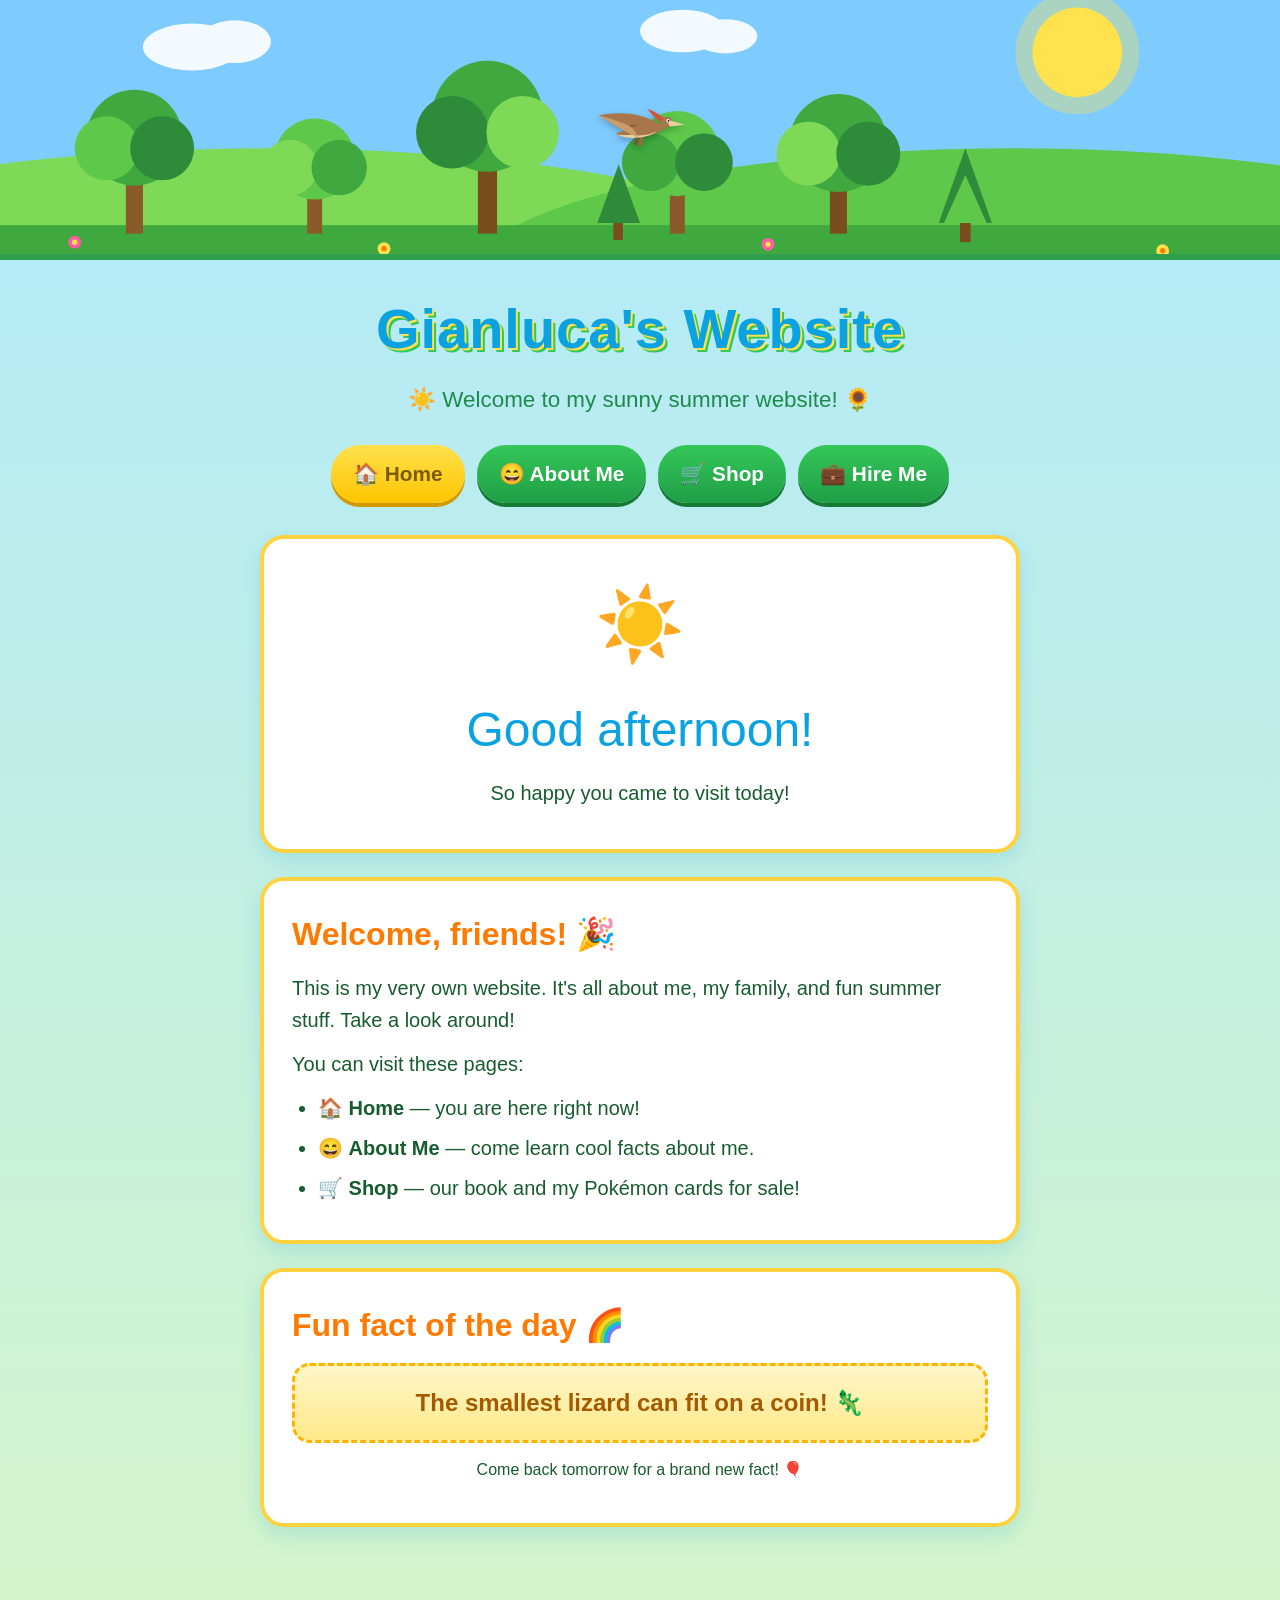
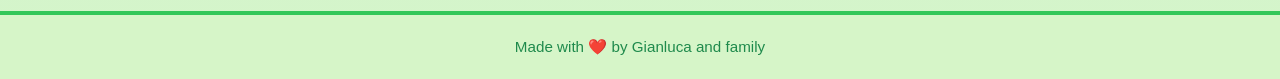
<file: index.html>
<!DOCTYPE html>
<html lang="en">
<head>
  <meta charset="UTF-8" />
  <meta name="viewport" content="width=device-width, initial-scale=1.0" />
  <title>Gianluca's Website — Home</title>
  <link rel="stylesheet" href="styles.css?v=9" />
</head>
<body>

  <!-- ===== Big summer forest at the top ===== -->
  <div class="forest">
    <svg viewBox="0 0 1200 260" preserveAspectRatio="xMidYMid slice" xmlns="http://www.w3.org/2000/svg">
      <!-- summer sky -->
      <rect width="1200" height="260" fill="#7ecbff" />
      <!-- bright sun -->
      <circle cx="1010" cy="60" r="42" fill="#ffe14d" />
      <circle cx="1010" cy="60" r="58" fill="#ffe14d" opacity="0.35" />
      <!-- fluffy clouds -->
      <g fill="#ffffff" opacity="0.9">
        <ellipse cx="180" cy="55" rx="46" ry="22" />
        <ellipse cx="220" cy="50" rx="34" ry="20" />
        <ellipse cx="640" cy="40" rx="40" ry="20" />
        <ellipse cx="680" cy="45" rx="30" ry="16" />
      </g>
      <!-- green rolling hills -->
      <ellipse cx="250" cy="270" rx="520" ry="120" fill="#7ed957" />
      <ellipse cx="950" cy="280" rx="520" ry="130" fill="#5ec84a" />
      <!-- grassy ground -->
      <rect y="222" width="1200" height="40" fill="#3fa93f" />

      <!-- Trees: brown trunk + green leafy canopy -->
      <!-- tree 1 -->
      <rect x="118" y="150" width="16" height="80" fill="#8a5a2a" />
      <circle cx="126" cy="140" r="45" fill="#3fa93f" />
      <circle cx="100" cy="150" r="30" fill="#5ec84a" />
      <circle cx="152" cy="150" r="30" fill="#2e8b3a" />
      <!-- tree 2 -->
      <rect x="288" y="170" width="14" height="60" fill="#8a5a2a" />
      <circle cx="295" cy="160" r="38" fill="#5ec84a" />
      <circle cx="272" cy="168" r="26" fill="#7ed957" />
      <circle cx="318" cy="168" r="26" fill="#3fa93f" />
      <!-- tree 3 (tall) -->
      <rect x="448" y="130" width="18" height="100" fill="#7a4d1f" />
      <circle cx="457" cy="120" r="52" fill="#3fa93f" />
      <circle cx="424" cy="135" r="34" fill="#2e8b3a" />
      <circle cx="490" cy="135" r="34" fill="#7ed957" />
      <!-- tree 4 -->
      <rect x="628" y="165" width="14" height="65" fill="#8a5a2a" />
      <circle cx="635" cy="155" r="40" fill="#5ec84a" />
      <circle cx="610" cy="163" r="27" fill="#3fa93f" />
      <circle cx="660" cy="163" r="27" fill="#2e8b3a" />
      <!-- tree 5 -->
      <rect x="778" y="155" width="16" height="75" fill="#7a4d1f" />
      <circle cx="786" cy="145" r="46" fill="#3fa93f" />
      <circle cx="758" cy="155" r="30" fill="#7ed957" />
      <circle cx="814" cy="155" r="30" fill="#2e8b3a" />
      <!-- pine trees for variety -->
      <polygon points="880,220 905,150 930,220" fill="#2e8b3a" />
      <polygon points="885,220 905,175 925,220" fill="#5ec84a" />
      <rect x="900" y="220" width="10" height="18" fill="#7a4d1f" />
      <polygon points="560,220 580,165 600,220" fill="#2e8b3a" />
      <rect x="575" y="220" width="9" height="16" fill="#7a4d1f" />

      <!-- summer flowers on the grass -->
      <g>
        <circle cx="70" cy="238" r="6" fill="#ff5da2" /><circle cx="70" cy="238" r="2.5" fill="#ffe14d" />
        <circle cx="360" cy="244" r="6" fill="#ffe14d" /><circle cx="360" cy="244" r="2.5" fill="#ff7a00" />
        <circle cx="720" cy="240" r="6" fill="#ff5da2" /><circle cx="720" cy="240" r="2.5" fill="#ffe14d" />
        <circle cx="1090" cy="246" r="6" fill="#ffe14d" /><circle cx="1090" cy="246" r="2.5" fill="#ff7a00" />
      </g>
    </svg>
  </div>

  <h1 class="site-title">Gianluca's Website</h1>
  <p class="tagline">☀️ Welcome to my sunny summer website! 🌻</p>

  <!-- ===== Navigation ===== -->
  <nav>
    <a href="index.html" class="current">🏠 Home</a>
    <a href="about.html">😄 About Me</a>
    <a href="forsale.html">🛒 Shop</a>
    <a href="hire.html">💼 Hire Me</a>
  </nav>

  <!-- ===== Main content ===== -->
  <main>
    <div class="card">
      <div class="greeting-emoji" id="greeting-emoji">👋</div>
      <div class="greeting" id="greeting">Hello!</div>
      <p style="text-align:center;">So happy you came to visit today!</p>
    </div>

    <div class="card">
      <h2>Welcome, friends! 🎉</h2>
      <p>This is my very own website. It's all about me, my family, and fun summer stuff. Take a look around!</p>
      <p>You can visit these pages:</p>
      <ul>
        <li>🏠 <strong>Home</strong> — you are here right now!</li>
        <li>😄 <strong>About Me</strong> — come learn cool facts about me.</li>
        <li>🛒 <strong>Shop</strong> — our book and my Pokémon cards for sale!</li>
      </ul>
    </div>

    <div class="card">
      <h2>Fun fact of the day 🌈</h2>
      <div class="fun-fact-box">
        <p id="fun-fact">Loading a fun fact...</p>
      </div>
      <p style="text-align:center; margin-top:14px; font-size:1rem;">Come back tomorrow for a brand new fact! 🎈</p>
    </div>
  </main>

  <footer>
    Made with ❤️ by Gianluca and family
  </footer>

  <script src="script.js?v=9"></script>
</body>
</html>
</file>
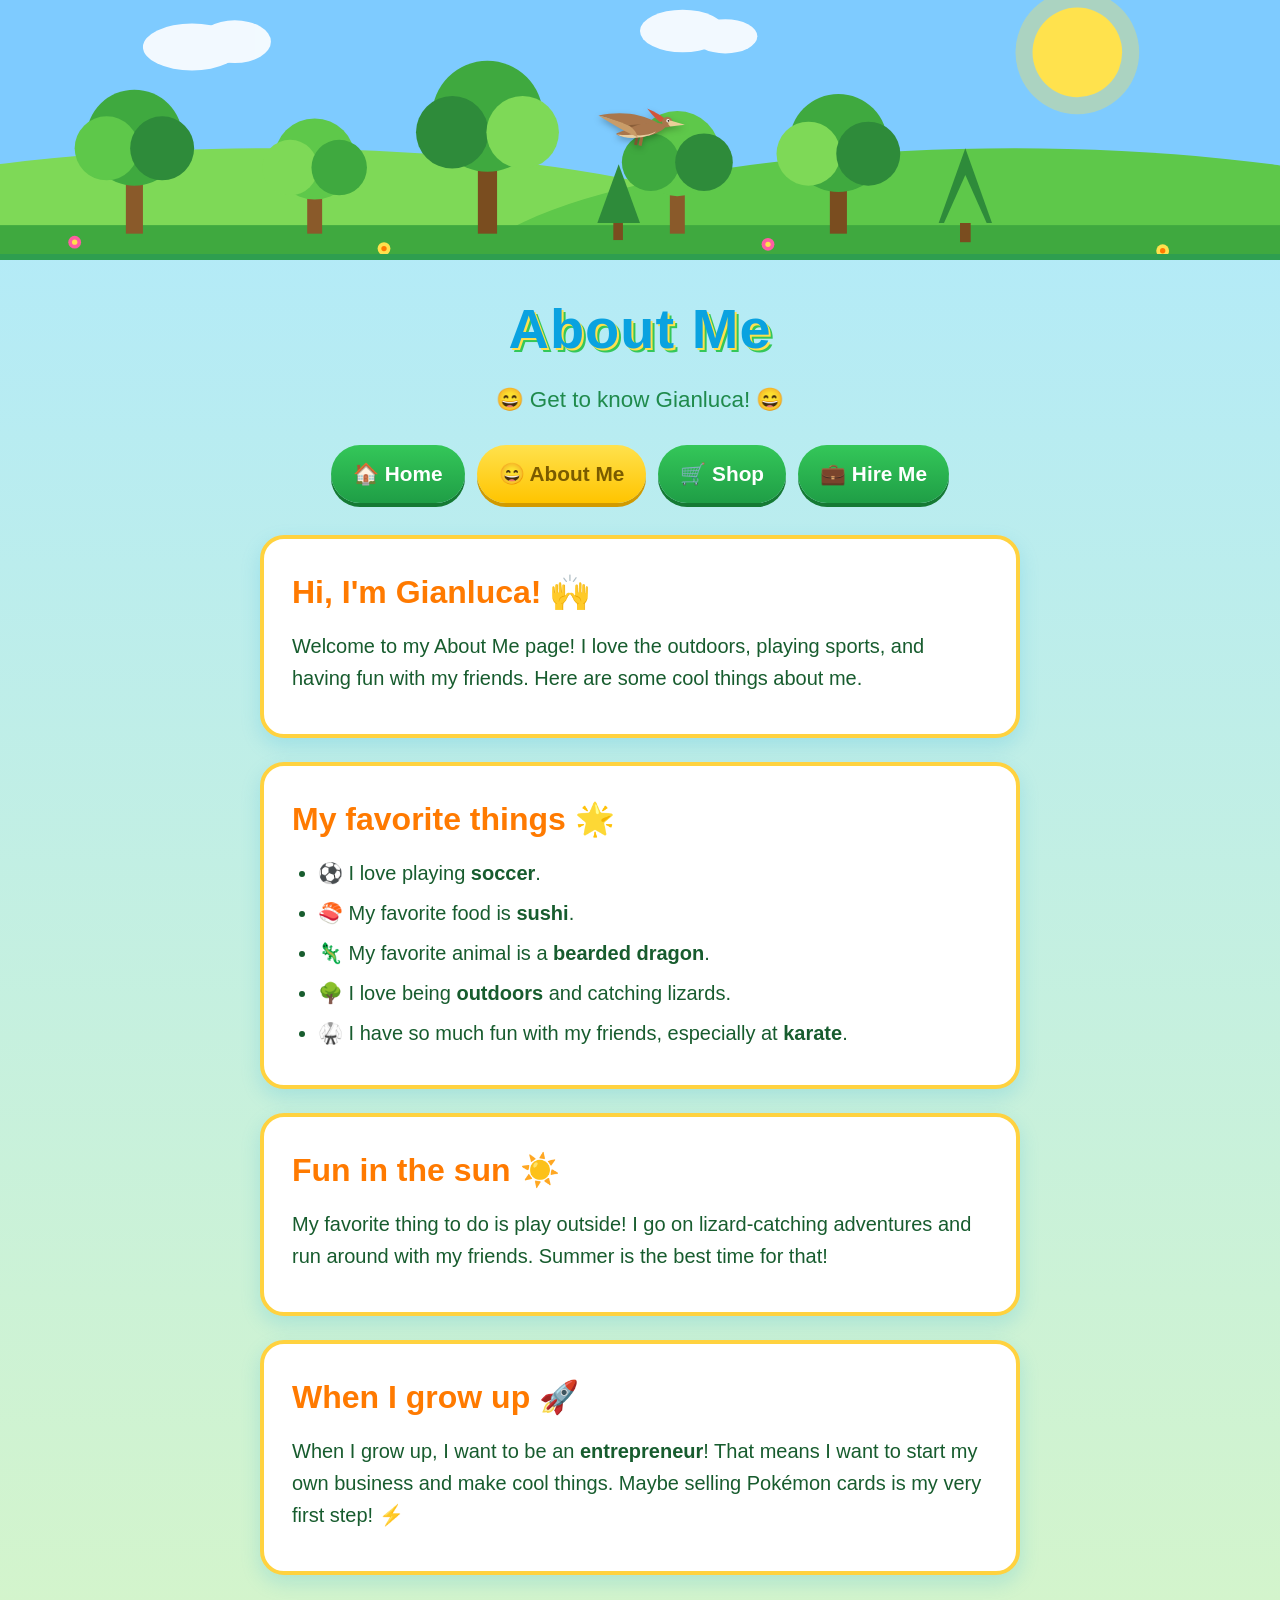
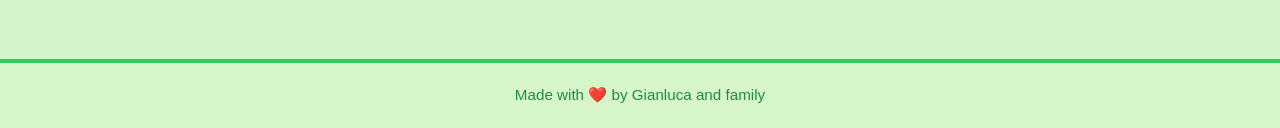
<file: about.html>
<!DOCTYPE html>
<html lang="en">
<head>
  <meta charset="UTF-8" />
  <meta name="viewport" content="width=device-width, initial-scale=1.0" />
  <title>Gianluca's Website — About Me</title>
  <link rel="stylesheet" href="styles.css?v=9" />
</head>
<body>

  <!-- ===== Big summer forest at the top ===== -->
  <div class="forest">
    <svg viewBox="0 0 1200 260" preserveAspectRatio="xMidYMid slice" xmlns="http://www.w3.org/2000/svg">
      <rect width="1200" height="260" fill="#7ecbff" />
      <circle cx="1010" cy="60" r="42" fill="#ffe14d" />
      <circle cx="1010" cy="60" r="58" fill="#ffe14d" opacity="0.35" />
      <g fill="#ffffff" opacity="0.9">
        <ellipse cx="180" cy="55" rx="46" ry="22" />
        <ellipse cx="220" cy="50" rx="34" ry="20" />
        <ellipse cx="640" cy="40" rx="40" ry="20" />
        <ellipse cx="680" cy="45" rx="30" ry="16" />
      </g>
      <ellipse cx="250" cy="270" rx="520" ry="120" fill="#7ed957" />
      <ellipse cx="950" cy="280" rx="520" ry="130" fill="#5ec84a" />
      <rect y="222" width="1200" height="40" fill="#3fa93f" />
      <rect x="118" y="150" width="16" height="80" fill="#8a5a2a" />
      <circle cx="126" cy="140" r="45" fill="#3fa93f" />
      <circle cx="100" cy="150" r="30" fill="#5ec84a" />
      <circle cx="152" cy="150" r="30" fill="#2e8b3a" />
      <rect x="288" y="170" width="14" height="60" fill="#8a5a2a" />
      <circle cx="295" cy="160" r="38" fill="#5ec84a" />
      <circle cx="272" cy="168" r="26" fill="#7ed957" />
      <circle cx="318" cy="168" r="26" fill="#3fa93f" />
      <rect x="448" y="130" width="18" height="100" fill="#7a4d1f" />
      <circle cx="457" cy="120" r="52" fill="#3fa93f" />
      <circle cx="424" cy="135" r="34" fill="#2e8b3a" />
      <circle cx="490" cy="135" r="34" fill="#7ed957" />
      <rect x="628" y="165" width="14" height="65" fill="#8a5a2a" />
      <circle cx="635" cy="155" r="40" fill="#5ec84a" />
      <circle cx="610" cy="163" r="27" fill="#3fa93f" />
      <circle cx="660" cy="163" r="27" fill="#2e8b3a" />
      <rect x="778" y="155" width="16" height="75" fill="#7a4d1f" />
      <circle cx="786" cy="145" r="46" fill="#3fa93f" />
      <circle cx="758" cy="155" r="30" fill="#7ed957" />
      <circle cx="814" cy="155" r="30" fill="#2e8b3a" />
      <polygon points="880,220 905,150 930,220" fill="#2e8b3a" />
      <polygon points="885,220 905,175 925,220" fill="#5ec84a" />
      <rect x="900" y="220" width="10" height="18" fill="#7a4d1f" />
      <polygon points="560,220 580,165 600,220" fill="#2e8b3a" />
      <rect x="575" y="220" width="9" height="16" fill="#7a4d1f" />
      <g>
        <circle cx="70" cy="238" r="6" fill="#ff5da2" /><circle cx="70" cy="238" r="2.5" fill="#ffe14d" />
        <circle cx="360" cy="244" r="6" fill="#ffe14d" /><circle cx="360" cy="244" r="2.5" fill="#ff7a00" />
        <circle cx="720" cy="240" r="6" fill="#ff5da2" /><circle cx="720" cy="240" r="2.5" fill="#ffe14d" />
        <circle cx="1090" cy="246" r="6" fill="#ffe14d" /><circle cx="1090" cy="246" r="2.5" fill="#ff7a00" />
      </g>
    </svg>
  </div>

  <h1 class="site-title">About Me</h1>
  <p class="tagline">😄 Get to know Gianluca! 😄</p>

  <!-- ===== Navigation ===== -->
  <nav>
    <a href="index.html">🏠 Home</a>
    <a href="about.html" class="current">😄 About Me</a>
    <a href="forsale.html">🛒 Shop</a>
    <a href="hire.html">💼 Hire Me</a>
  </nav>

  <!-- ===== Main content ===== -->
  <main>
    <div class="card">
      <h2>Hi, I'm Gianluca! 🙌</h2>
      <p>Welcome to my About Me page! I love the outdoors, playing sports, and having fun with my friends. Here are some cool things about me.</p>
    </div>

    <div class="card">
      <h2>My favorite things 🌟</h2>
      <ul>
        <li>⚽ I love playing <strong>soccer</strong>.</li>
        <li>🍣 My favorite food is <strong>sushi</strong>.</li>
        <li>🦎 My favorite animal is a <strong>bearded dragon</strong>.</li>
        <li>🌳 I love being <strong>outdoors</strong> and catching lizards.</li>
        <li>🥋 I have so much fun with my friends, especially at <strong>karate</strong>.</li>
      </ul>
    </div>

    <div class="card">
      <h2>Fun in the sun ☀️</h2>
      <p>My favorite thing to do is play outside! I go on lizard-catching adventures and run around with my friends. Summer is the best time for that!</p>
    </div>

    <div class="card">
      <h2>When I grow up 🚀</h2>
      <p>When I grow up, I want to be an <strong>entrepreneur</strong>! That means I want to start my own business and make cool things. Maybe selling Pokémon cards is my very first step! ⚡</p>
    </div>
  </main>

  <footer>
    Made with ❤️ by Gianluca and family
  </footer>

  <script src="script.js?v=9"></script>
</body>
</html>
</file>
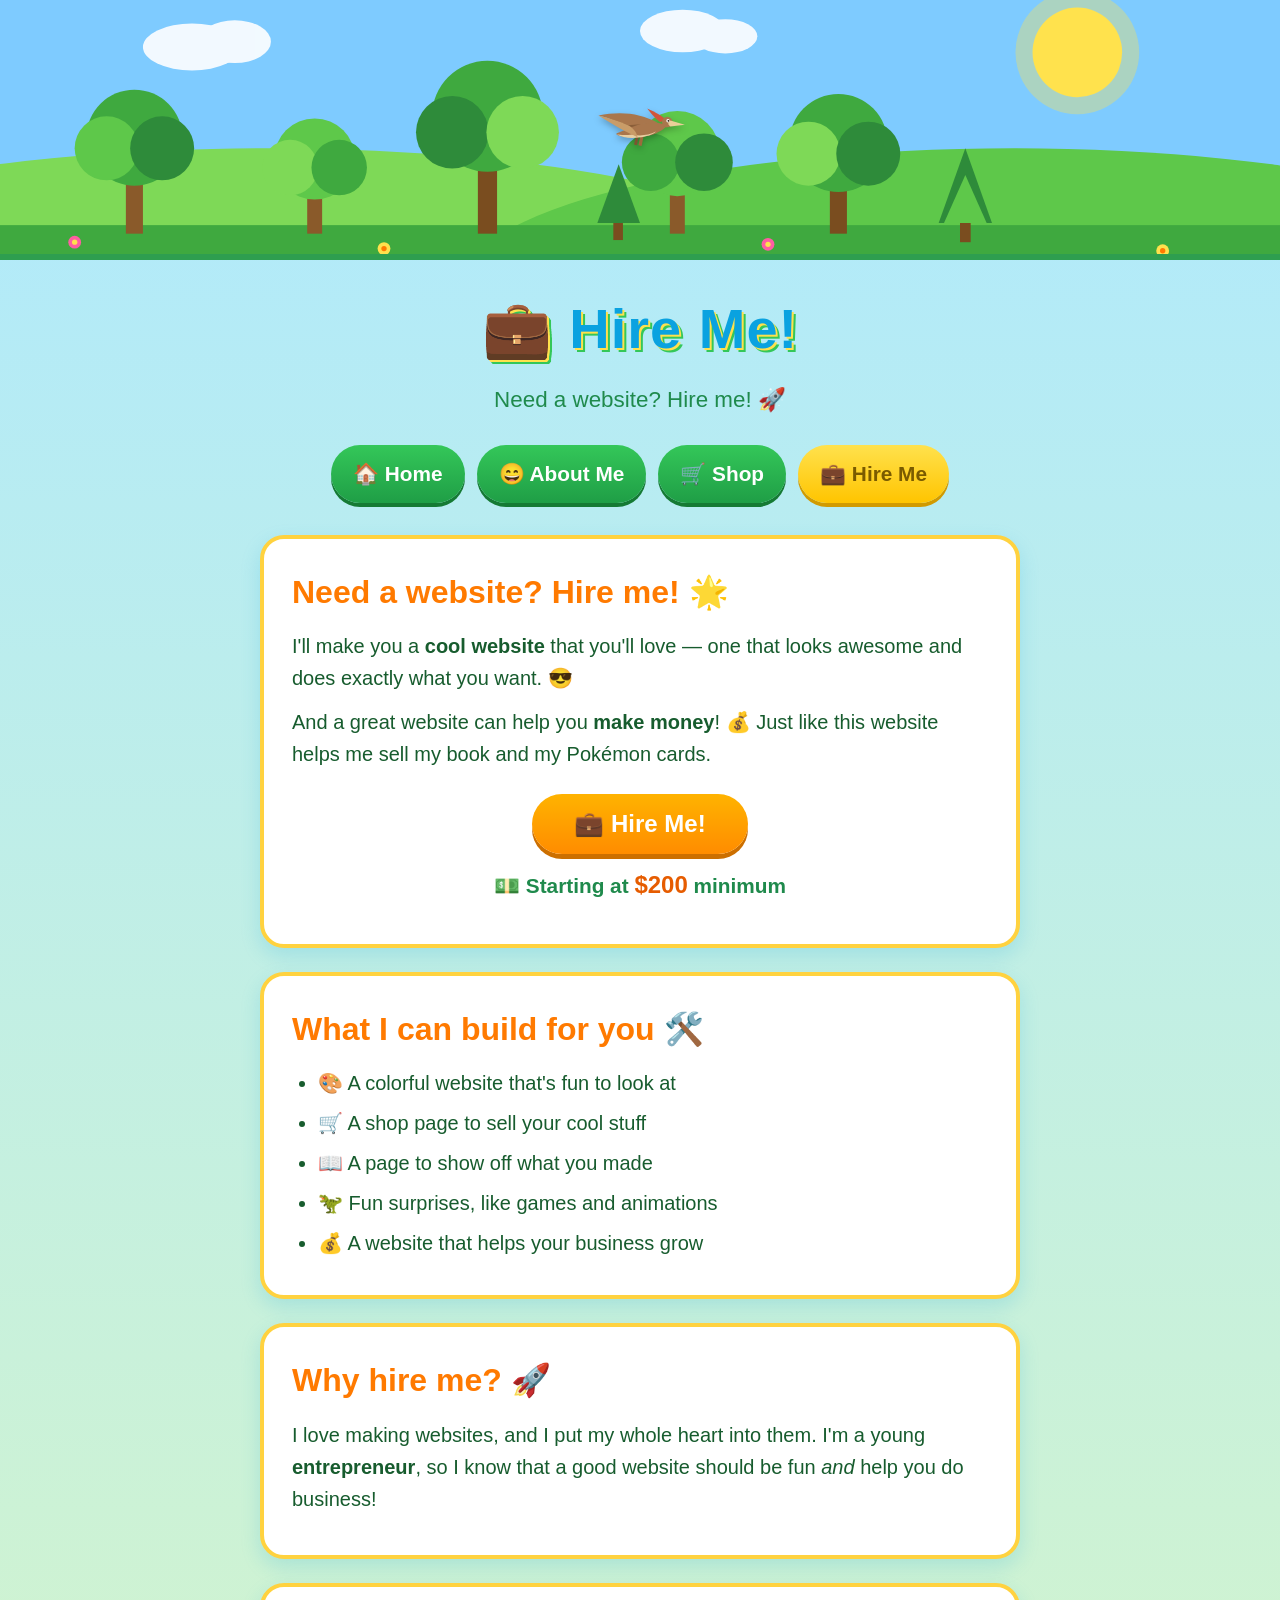
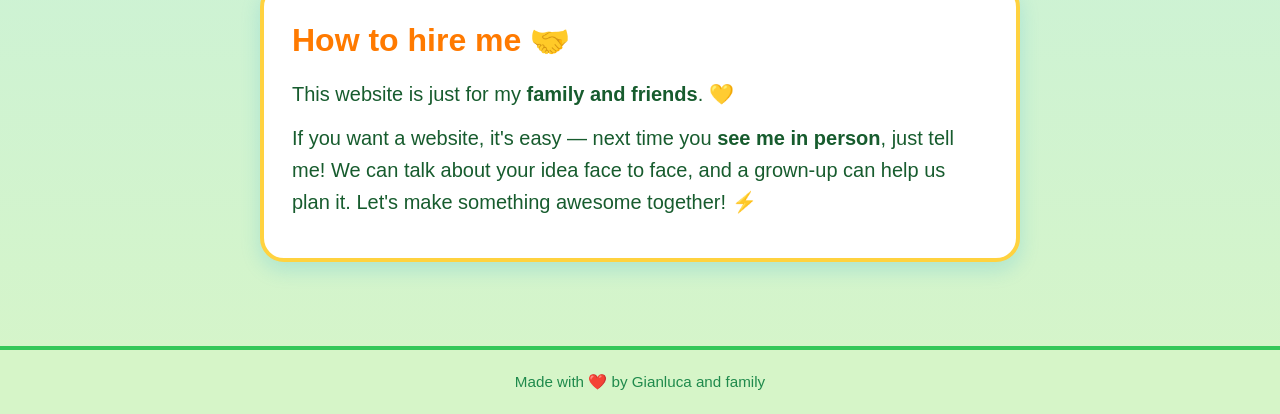
<file: hire.html>
<!DOCTYPE html>
<html lang="en">
<head>
  <meta charset="UTF-8" />
  <meta name="viewport" content="width=device-width, initial-scale=1.0" />
  <title>Gianluca's Website — Hire Me</title>
  <link rel="stylesheet" href="styles.css?v=9" />
</head>
<body>

  <!-- ===== Big summer forest at the top ===== -->
  <div class="forest">
    <svg viewBox="0 0 1200 260" preserveAspectRatio="xMidYMid slice" xmlns="http://www.w3.org/2000/svg">
      <rect width="1200" height="260" fill="#7ecbff" />
      <circle cx="1010" cy="60" r="42" fill="#ffe14d" />
      <circle cx="1010" cy="60" r="58" fill="#ffe14d" opacity="0.35" />
      <g fill="#ffffff" opacity="0.9">
        <ellipse cx="180" cy="55" rx="46" ry="22" />
        <ellipse cx="220" cy="50" rx="34" ry="20" />
        <ellipse cx="640" cy="40" rx="40" ry="20" />
        <ellipse cx="680" cy="45" rx="30" ry="16" />
      </g>
      <ellipse cx="250" cy="270" rx="520" ry="120" fill="#7ed957" />
      <ellipse cx="950" cy="280" rx="520" ry="130" fill="#5ec84a" />
      <rect y="222" width="1200" height="40" fill="#3fa93f" />
      <rect x="118" y="150" width="16" height="80" fill="#8a5a2a" />
      <circle cx="126" cy="140" r="45" fill="#3fa93f" />
      <circle cx="100" cy="150" r="30" fill="#5ec84a" />
      <circle cx="152" cy="150" r="30" fill="#2e8b3a" />
      <rect x="288" y="170" width="14" height="60" fill="#8a5a2a" />
      <circle cx="295" cy="160" r="38" fill="#5ec84a" />
      <circle cx="272" cy="168" r="26" fill="#7ed957" />
      <circle cx="318" cy="168" r="26" fill="#3fa93f" />
      <rect x="448" y="130" width="18" height="100" fill="#7a4d1f" />
      <circle cx="457" cy="120" r="52" fill="#3fa93f" />
      <circle cx="424" cy="135" r="34" fill="#2e8b3a" />
      <circle cx="490" cy="135" r="34" fill="#7ed957" />
      <rect x="628" y="165" width="14" height="65" fill="#8a5a2a" />
      <circle cx="635" cy="155" r="40" fill="#5ec84a" />
      <circle cx="610" cy="163" r="27" fill="#3fa93f" />
      <circle cx="660" cy="163" r="27" fill="#2e8b3a" />
      <rect x="778" y="155" width="16" height="75" fill="#7a4d1f" />
      <circle cx="786" cy="145" r="46" fill="#3fa93f" />
      <circle cx="758" cy="155" r="30" fill="#7ed957" />
      <circle cx="814" cy="155" r="30" fill="#2e8b3a" />
      <polygon points="880,220 905,150 930,220" fill="#2e8b3a" />
      <polygon points="885,220 905,175 925,220" fill="#5ec84a" />
      <rect x="900" y="220" width="10" height="18" fill="#7a4d1f" />
      <polygon points="560,220 580,165 600,220" fill="#2e8b3a" />
      <rect x="575" y="220" width="9" height="16" fill="#7a4d1f" />
      <g>
        <circle cx="70" cy="238" r="6" fill="#ff5da2" /><circle cx="70" cy="238" r="2.5" fill="#ffe14d" />
        <circle cx="360" cy="244" r="6" fill="#ffe14d" /><circle cx="360" cy="244" r="2.5" fill="#ff7a00" />
        <circle cx="720" cy="240" r="6" fill="#ff5da2" /><circle cx="720" cy="240" r="2.5" fill="#ffe14d" />
        <circle cx="1090" cy="246" r="6" fill="#ffe14d" /><circle cx="1090" cy="246" r="2.5" fill="#ff7a00" />
      </g>
    </svg>
  </div>

  <h1 class="site-title">💼 Hire Me!</h1>
  <p class="tagline">Need a website? Hire me! 🚀</p>

  <!-- ===== Navigation ===== -->
  <nav>
    <a href="index.html">🏠 Home</a>
    <a href="about.html">😄 About Me</a>
    <a href="forsale.html">🛒 Shop</a>
    <a href="hire.html" class="current">💼 Hire Me</a>
  </nav>

  <!-- ===== Main content ===== -->
  <main>
    <div class="card">
      <h2>Need a website? Hire me! 🌟</h2>
      <p>I'll make you a <strong>cool website</strong> that you'll love — one that looks awesome and does exactly what you want. 😎</p>
      <p>And a great website can help you <strong>make money</strong>! 💰 Just like this website helps me sell my book and my Pokémon cards.</p>
      <p style="text-align:center;">
        <button class="hire-btn" type="button">💼 Hire Me!</button>
      </p>
      <p class="hire-price">💵 Starting at <strong>$200</strong> minimum</p>
    </div>

    <div class="card">
      <h2>What I can build for you 🛠️</h2>
      <ul>
        <li>🎨 A colorful website that's fun to look at</li>
        <li>🛒 A shop page to sell your cool stuff</li>
        <li>📖 A page to show off what you made</li>
        <li>🦖 Fun surprises, like games and animations</li>
        <li>💰 A website that helps your business grow</li>
      </ul>
    </div>

    <div class="card">
      <h2>Why hire me? 🚀</h2>
      <p>I love making websites, and I put my whole heart into them. I'm a young <strong>entrepreneur</strong>, so I know that a good website should be fun <em>and</em> help you do business!</p>
    </div>

    <div class="card">
      <h2>How to hire me 🤝</h2>
      <p>This website is just for my <strong>family and friends</strong>. 💛</p>
      <p>If you want a website, it's easy — next time you <strong>see me in person</strong>, just tell me! We can talk about your idea face to face, and a grown-up can help us plan it. Let's make something awesome together! ⚡</p>
    </div>
  </main>

  <!-- ===== "How to hire me" pop-up (opens when the Hire Me button is pressed) ===== -->
  <div class="popup" id="hire-popup">
    <div class="popup-box">
      <button class="popup-close" type="button" aria-label="Close">&times;</button>
      <h2>Yay! Let's work together! 🎉</h2>
      <p>This website is just for my <strong>family and friends</strong>. 💛</p>
      <p>To hire me, just tell me <strong>in person</strong> next time you see me! We'll talk about your idea face to face, and a grown-up can help us plan it. 😊</p>
      <p>Let's make something awesome together! 🚀</p>
    </div>
  </div>

  <footer>
    Made with ❤️ by Gianluca and family
  </footer>

  <script src="script.js?v=9"></script>
</body>
</html>
</file>
<file: styles.css>
/* ===== Gianluca's Website ===== */
/* A fun, colorful family site — SUMMER edition ☀️ */
/* Summer colors: sky blue, sunshine yellow, grass green & watermelon pink */

* {
  margin: 0;
  padding: 0;
  box-sizing: border-box;
}

body {
  font-family: "Comic Sans MS", "Chalkboard SE", "Segoe UI", sans-serif;
  background: linear-gradient(180deg, #aee9ff 0%, #d6f5c8 100%);
  color: #175c2e;
  min-height: 100vh;
  line-height: 1.6;
}

/* ===== Forest banner at the top ===== */
.forest {
  position: relative;
  width: 100%;
  height: 260px;
  overflow: hidden;
  display: block;
  border-bottom: 6px solid #2e9e4f;
}

.forest svg {
  width: 100%;
  height: 100%;
  display: block;
}

/* Pterodactyl that follows the cursor around the forest */
.dino {
  position: absolute;
  top: 0;
  left: 0;
  line-height: 0;
  pointer-events: none;
  will-change: transform;
  z-index: 5;
  filter: drop-shadow(0 3px 3px rgba(0, 0, 0, 0.25));
}

.dino svg {
  display: block;
}

/* Flapping wings */
.dino .wing {
  transform-box: fill-box;
  transform-origin: 4% 55%;
  animation: ptero-flap 0.55s ease-in-out infinite;
}

.dino .wing-far {
  animation-delay: -0.06s;
}

@keyframes ptero-flap {
  0%, 100% { transform: rotate(-16deg); }
  50%      { transform: rotate(12deg); }
}

@media (prefers-reduced-motion: reduce) {
  .dino .wing { animation: none; }
}

/* ===== Header & Title ===== */
.site-title {
  text-align: center;
  padding: 24px 16px 8px;
  font-size: clamp(2rem, 6vw, 3.5rem);
  color: #0aa2e0;
  text-shadow: 2px 2px 0 #ffe14d, 4px 4px 0 #34c759;
  letter-spacing: 1px;
}

.tagline {
  text-align: center;
  font-size: clamp(1rem, 3vw, 1.4rem);
  color: #1f8a4c;
  margin-bottom: 16px;
}

/* ===== Navigation ===== */
nav {
  display: flex;
  justify-content: center;
  gap: 12px;
  flex-wrap: wrap;
  padding: 12px;
  margin-bottom: 20px;
}

nav a {
  text-decoration: none;
  font-size: clamp(1rem, 3vw, 1.3rem);
  font-weight: bold;
  color: #fff;
  background: linear-gradient(180deg, #34c759, #1f9e46);
  padding: 12px 22px;
  border-radius: 999px;
  box-shadow: 0 4px 0 #157a34;
  transition: transform 0.1s ease, box-shadow 0.1s ease;
}

nav a:hover {
  transform: translateY(-2px);
  box-shadow: 0 6px 0 #157a34;
}

nav a:active {
  transform: translateY(2px);
  box-shadow: 0 2px 0 #157a34;
}

nav a.current {
  background: linear-gradient(180deg, #ffe14d, #ffc400);
  color: #7a5b00;
  box-shadow: 0 4px 0 #d19a00;
}

/* ===== Main content ===== */
main {
  max-width: 800px;
  margin: 0 auto;
  padding: 0 20px 60px;
}

.card {
  background: #ffffff;
  border: 4px solid #ffd23f;
  border-radius: 24px;
  padding: 28px;
  margin-bottom: 24px;
  box-shadow: 0 8px 20px rgba(10, 162, 224, 0.18);
}

.greeting {
  text-align: center;
  font-size: clamp(1.8rem, 6vw, 3rem);
  color: #0aa2e0;
  margin-bottom: 8px;
}

.greeting-emoji {
  font-size: clamp(2.5rem, 10vw, 4.5rem);
  text-align: center;
  margin-bottom: 10px;
}

h2 {
  color: #ff7a00;
  font-size: clamp(1.4rem, 4vw, 2rem);
  margin-bottom: 12px;
}

p {
  font-size: clamp(1rem, 3vw, 1.25rem);
  margin-bottom: 12px;
}

ul {
  padding-left: 26px;
  font-size: clamp(1rem, 3vw, 1.25rem);
}

li {
  margin-bottom: 8px;
}

/* ===== Fun fact highlight ===== */
.fun-fact-box {
  background: linear-gradient(180deg, #fff6c9, #ffe98a);
  border: 3px dashed #ffb300;
  border-radius: 18px;
  padding: 18px 22px;
  text-align: center;
}

#fun-fact {
  font-size: clamp(1.1rem, 3.4vw, 1.5rem);
  color: #a35a00;
  font-weight: bold;
  margin: 0;
}

/* ===== Featured book ===== */
.book-feature {
  display: flex;
  flex-wrap: wrap;
  gap: 24px;
  align-items: center;
  justify-content: center;
}

.book-cover-img {
  flex: 0 0 auto;
  width: 220px;
  max-width: 70vw;
  border-radius: 14px;
  box-shadow: 0 8px 18px rgba(255, 122, 0, 0.35);
  border: 4px solid #fff;
}

.book-info {
  flex: 1 1 280px;
  min-width: 260px;
}

.buy-btn {
  display: inline-block;
  text-decoration: none;
  background: linear-gradient(180deg, #ffb300, #ff8c00);
  color: #fff;
  font-weight: bold;
  font-size: 1.2rem;
  padding: 14px 26px;
  border-radius: 999px;
  box-shadow: 0 4px 0 #cc6f00;
  margin-top: 12px;
  transition: transform 0.1s ease, box-shadow 0.1s ease;
}

.buy-btn:hover {
  transform: translateY(-2px);
  box-shadow: 0 6px 0 #cc6f00;
}

.buy-btn:active {
  transform: translateY(2px);
  box-shadow: 0 2px 0 #cc6f00;
}

/* ===== Big "Hire Me" button ===== */
.hire-btn {
  display: inline-block;
  border: none;
  cursor: pointer;
  font-family: inherit;
  background: linear-gradient(180deg, #ffb300, #ff8c00);
  color: #fff;
  font-weight: bold;
  font-size: 1.5rem;
  padding: 16px 42px;
  border-radius: 999px;
  box-shadow: 0 5px 0 #cc6f00;
  margin-top: 12px;
  transition: transform 0.1s ease, box-shadow 0.1s ease;
}

.hire-btn:hover {
  transform: translateY(-2px);
  box-shadow: 0 7px 0 #cc6f00;
}

.hire-btn:active {
  transform: translateY(3px);
  box-shadow: 0 2px 0 #cc6f00;
}

.hire-price {
  text-align: center;
  font-size: 1.3rem;
  font-weight: bold;
  color: #1f8a4c;
  margin-top: 6px;
}

.hire-price strong {
  color: #e65c00;
  font-size: 1.5rem;
}

/* ===== For Sale items (Pokémon) ===== */
.items {
  display: grid;
  grid-template-columns: repeat(auto-fit, minmax(230px, 1fr));
  gap: 20px;
}

.item {
  background: linear-gradient(180deg, #eaf7ff, #c9ecff);
  border: 3px solid #ffcb05; /* Pokémon yellow */
  border-radius: 20px;
  padding: 16px;
  text-align: center;
  box-shadow: 0 4px 12px rgba(59, 76, 202, 0.2);
}

.item img {
  width: 100%;
  max-width: 200px;
  border-radius: 12px;
  box-shadow: 0 4px 10px rgba(0, 0, 0, 0.2);
}

.item .emoji {
  font-size: 3.5rem;
}

.item h3 {
  color: #3b4cca; /* Pokémon blue */
  margin: 10px 0 4px;
  font-size: 1.3rem;
}

.type-label {
  display: inline-block;
  font-size: 0.95rem;
  font-weight: bold;
  color: #175c2e;
  background: #d6f5c8;
  padding: 3px 12px;
  border-radius: 999px;
  margin-bottom: 6px;
}

.card-value {
  font-size: 0.9rem;
  color: #5b6b7b;
  margin-bottom: 6px;
}

.price {
  display: inline-block;
  background: #ffcb05;
  color: #3b4cca;
  font-weight: bold;
  padding: 8px 20px;
  border: none;
  border-radius: 999px;
  margin-top: 6px;
  font-size: 1.2rem;
  font-family: inherit;
  cursor: pointer;
  box-shadow: 0 3px 0 #d1a600;
  transition: transform 0.1s ease, box-shadow 0.1s ease;
}

.price:hover {
  transform: translateY(-2px);
  box-shadow: 0 5px 0 #d1a600;
}

.price:active {
  transform: translateY(2px);
  box-shadow: 0 1px 0 #d1a600;
}

.buy-hint {
  font-size: 0.8rem;
  color: #3b4cca;
  margin-top: 6px;
}

/* ===== Sold card ===== */
.img-wrap {
  position: relative;
  display: inline-block;
}

.sold-badge {
  position: absolute;
  top: 12px;
  left: 50%;
  transform: translateX(-50%) rotate(-8deg);
  background: #e63900;
  color: #fff;
  font-weight: bold;
  font-size: 1.4rem;
  letter-spacing: 2px;
  padding: 6px 20px;
  border-radius: 8px;
  border: 3px solid #fff;
  box-shadow: 0 3px 10px rgba(0, 0, 0, 0.35);
  pointer-events: none;
}

.item.sold img {
  opacity: 0.65;
  filter: grayscale(35%);
}

.sold-tag {
  display: inline-block;
  background: #9aa4ae;
  color: #fff;
  font-weight: bold;
  padding: 8px 20px;
  border-radius: 999px;
  margin-top: 6px;
  font-size: 1.2rem;
}

/* ===== Click-to-enlarge (lightbox) ===== */
.zoomable {
  cursor: zoom-in;
  transition: transform 0.1s ease;
}

.zoomable:hover {
  transform: scale(1.03);
}

.lightbox {
  display: none;
  position: fixed;
  inset: 0;
  z-index: 1000;
  background: rgba(0, 0, 0, 0.85);
  cursor: zoom-out;
  padding: 20px;
  text-align: center;
}

.lightbox.open {
  display: flex;
  align-items: center;
  justify-content: center;
}

.lightbox img {
  max-width: 95vw;
  max-height: 92vh;
  border-radius: 12px;
  box-shadow: 0 10px 40px rgba(0, 0, 0, 0.6);
  border: 4px solid #fff;
}

.lightbox .close-hint {
  position: absolute;
  top: 18px;
  right: 26px;
  color: #fff;
  font-size: 2.4rem;
  font-weight: bold;
  line-height: 1;
}

/* ===== "How to buy" pop-up ===== */
.popup {
  display: none;
  position: fixed;
  inset: 0;
  z-index: 1000;
  background: rgba(0, 0, 0, 0.6);
  padding: 20px;
}

.popup.open {
  display: flex;
  align-items: center;
  justify-content: center;
}

.popup-box {
  position: relative;
  background: #ffffff;
  border: 5px solid #ffcb05;
  border-radius: 24px;
  padding: 28px 26px;
  max-width: 480px;
  width: 100%;
  box-shadow: 0 14px 40px rgba(0, 0, 0, 0.35);
  animation: popIn 0.18s ease-out;
}

@keyframes popIn {
  from { transform: scale(0.85); opacity: 0; }
  to   { transform: scale(1); opacity: 1; }
}

.popup-box h2 {
  margin-bottom: 14px;
}

.popup-close {
  position: absolute;
  top: 10px;
  right: 16px;
  background: none;
  border: none;
  color: #cc4400;
  font-size: 2rem;
  font-weight: bold;
  line-height: 1;
  cursor: pointer;
}

/* ===== Footer ===== */
footer {
  text-align: center;
  padding: 20px;
  color: #1f8a4c;
  font-size: 0.95rem;
  background: #d6f5c8;
  border-top: 4px solid #34c759;
}
</file>
